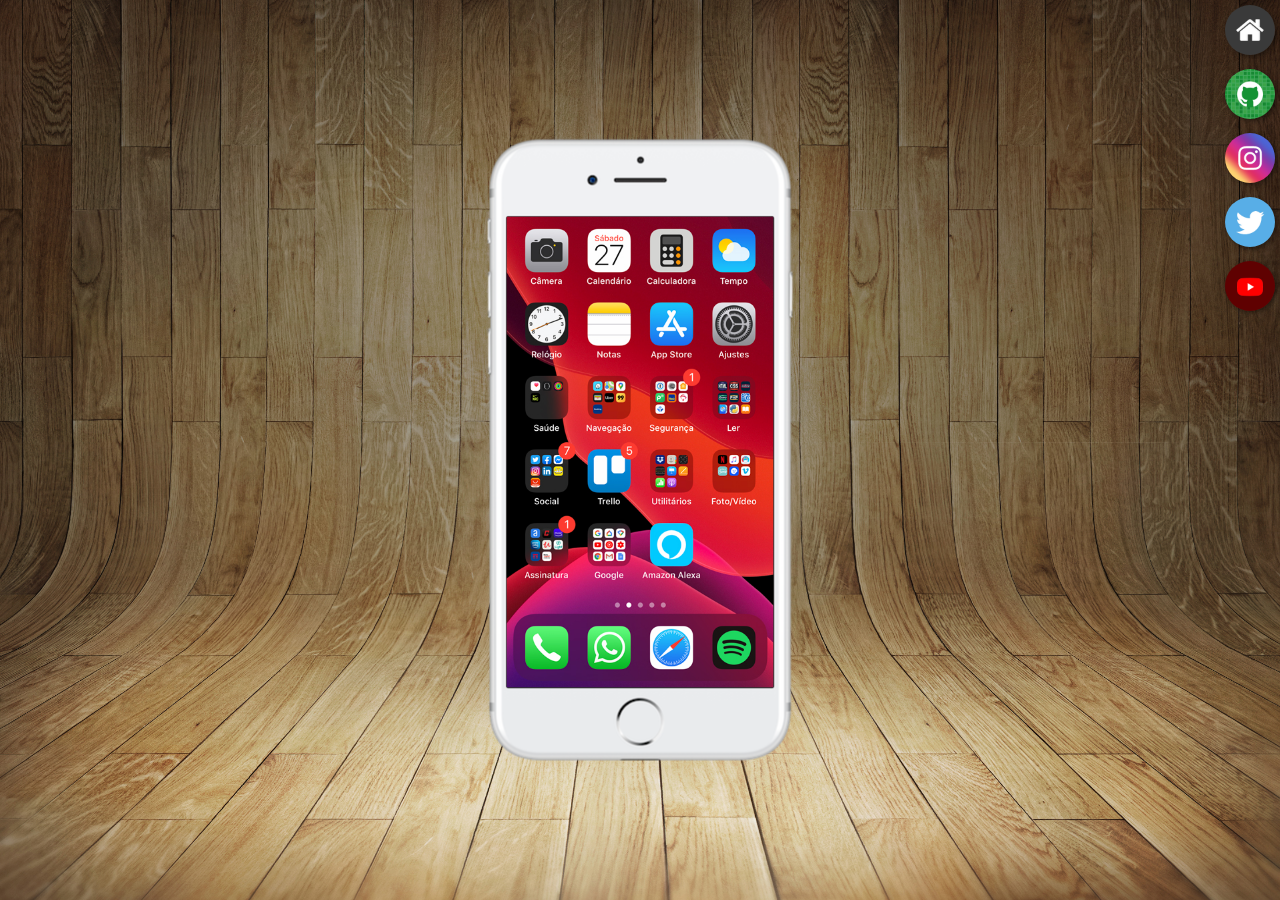
<file: index.html>
<!DOCTYPE html>
<html lang="pt-br">
<head>
  <meta charset="UTF-8">
  <meta name="viewport" content="width=device-width, initial-scale=1.0">
  <link rel="shortcut icon" href="favicon.ico" type="image/x-icon">
  <link rel="stylesheet" href="estilos/style.css">
  <title>Projeto Redes Sociais</title>
</head>
<body>
  <main>
    <section id="telefone">
      <iframe src="home.html" name="tela" id="tela" frameborder="0">
        Seu navegador não é compatível com isso.
      </iframe>
    </section>
    <section id="redes-sociais">
      <a href="home.html" target="tela"><img src="imagens/logo-home.jpg" alt="home"></a><br>
      <a href="github.html" target="tela"><img src="imagens/logo-github.jpg" alt="GitHub"></a><br>
      <a href="instagram.html" target="tela"><img src="imagens/logo-instagram.jpg" alt="Instagram"></a><br>
      <a href="twitter.html" target="tela"><img src="imagens/logo-twitter.jpg" alt="Twitter"></a><br>
      <a href="youtube.html" target="tela"><img src="imagens/logo-youtube.jpg" alt="Youtube"></a>
    </section>
  </main>
</body>
</html>
</file>
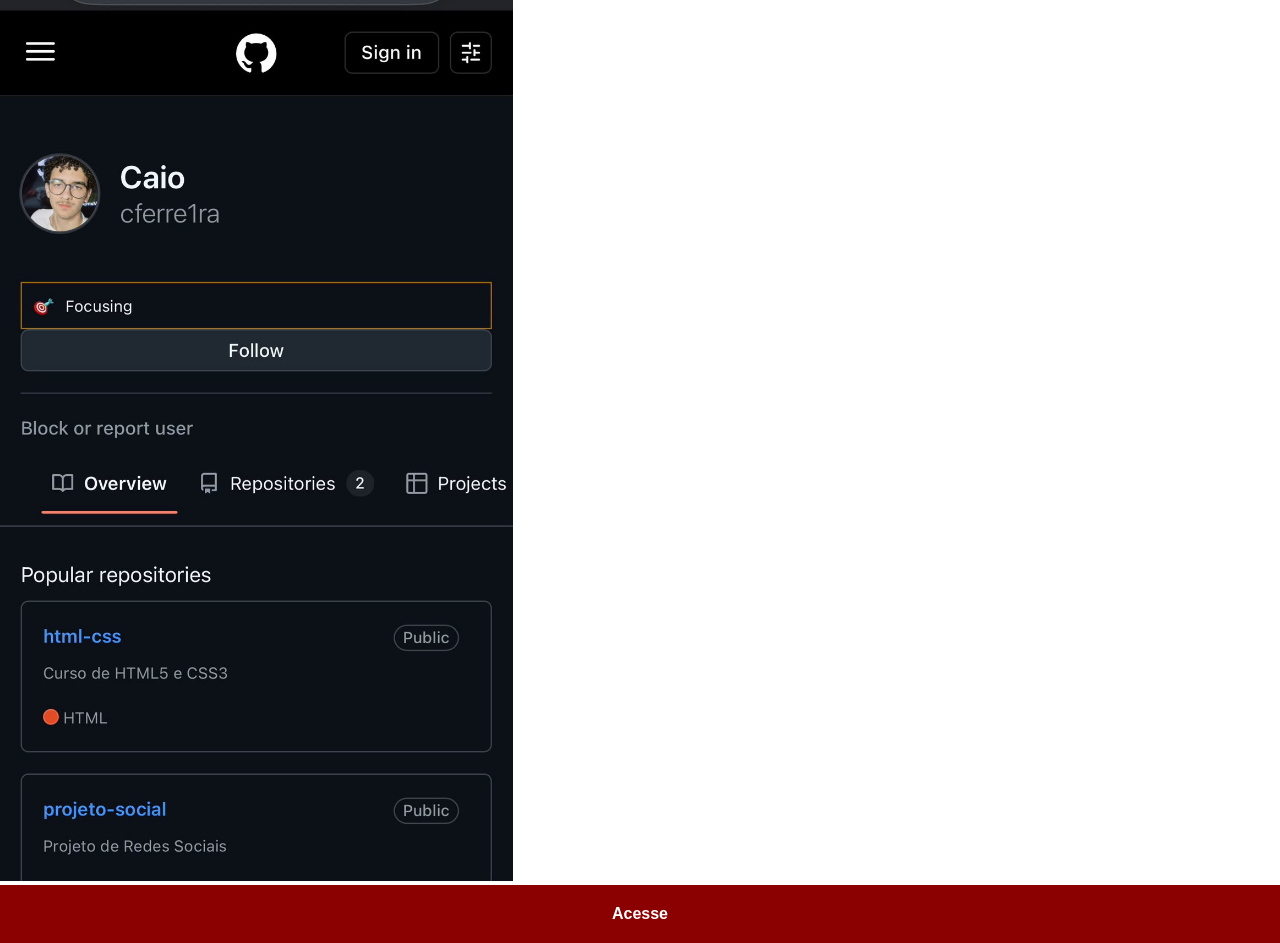
<file: github.html>
<!DOCTYPE html>
<html lang="pt-br">
<head>
  <meta charset="UTF-8">
  <meta name="viewport" content="width=device-width, initial-scale=1.0">
  <title>GitHub</title>
  <link rel="stylesheet" href="estilos/social.css">
</head>
<body>
  <img src="imagens/tela-github1.jpeg" alt="GitHub">
  <a href="https://github.com/cferre1ra" target="_blank">Acesse</a>
</body>
</html>
</file>
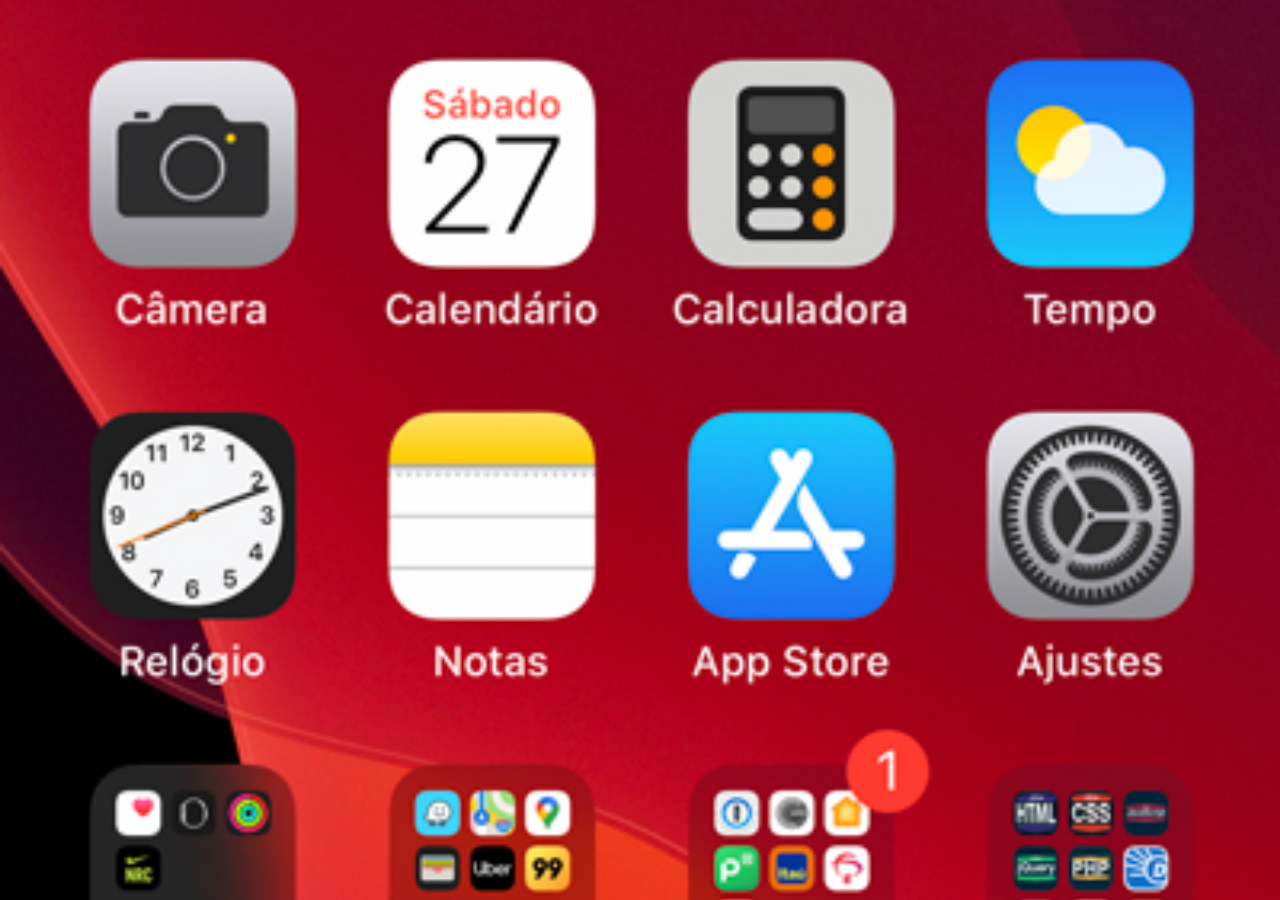
<file: home.html>
<!DOCTYPE html>
<html lang="pt-br">
<head>
  <meta charset="UTF-8">
  <meta name="viewport" content="width=device-width, initial-scale=1.0">
  <title>Document</title>
</head>
<style>
  * {
    margin: 0px;
    padding: 0px;
  }

  body {
    width: 100vw;
    height: 100vh;
    background: black url('imagens/tela-home.jpg')no-repeat top center;
    background-size: cover;
  }
</style>
<body>
  
</body>
</html>
</file>
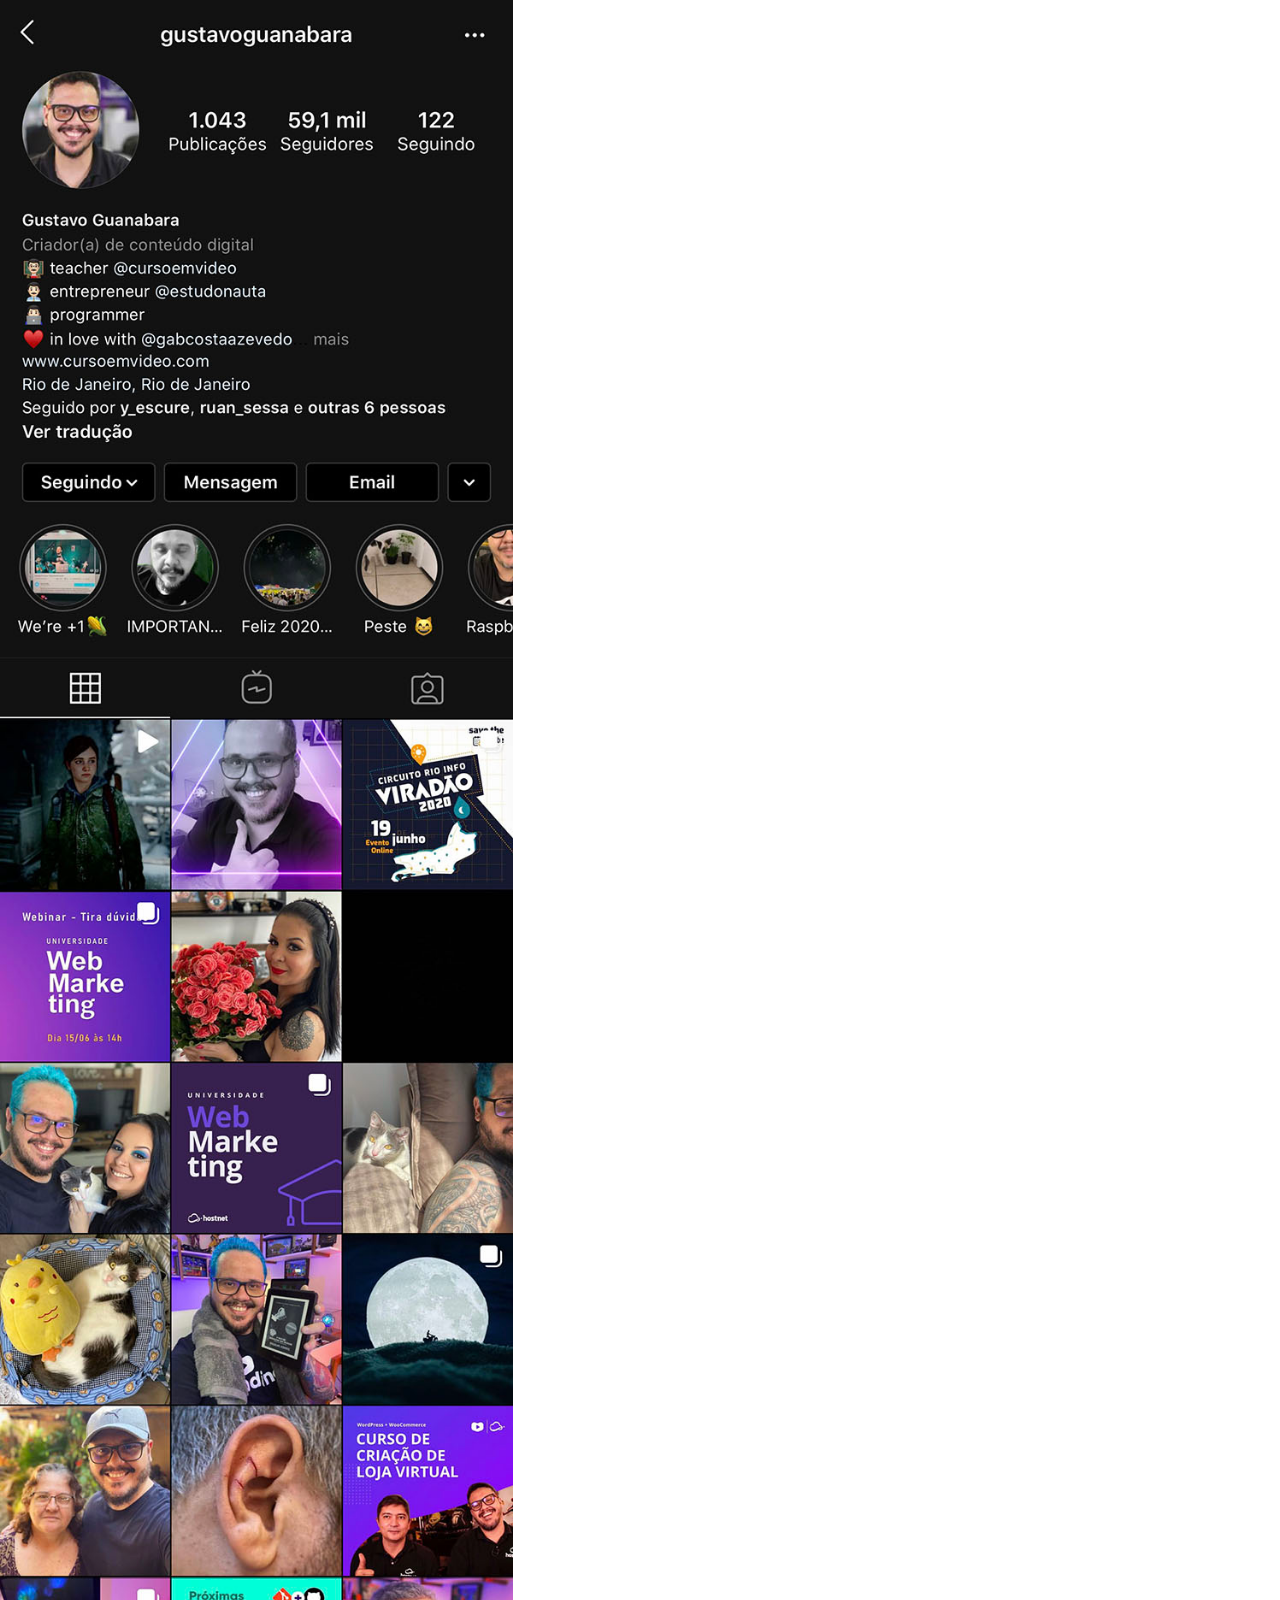
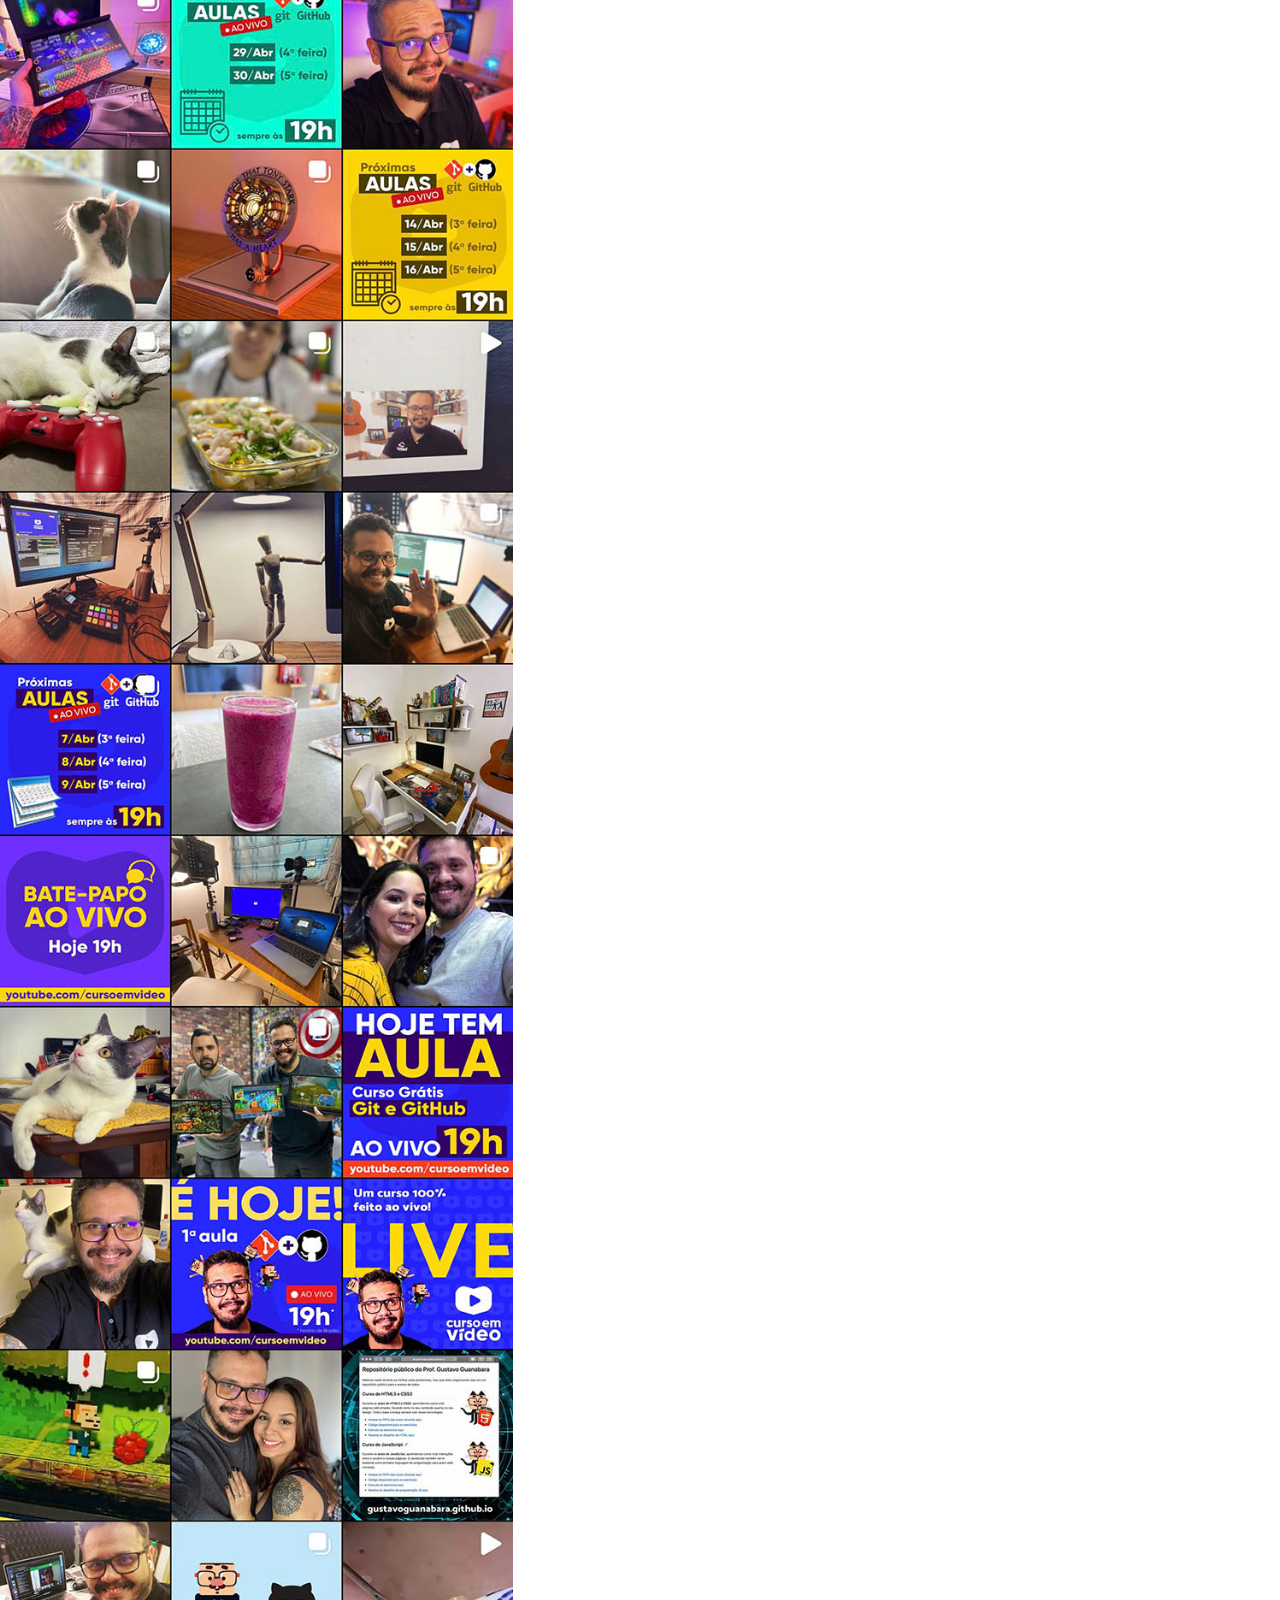
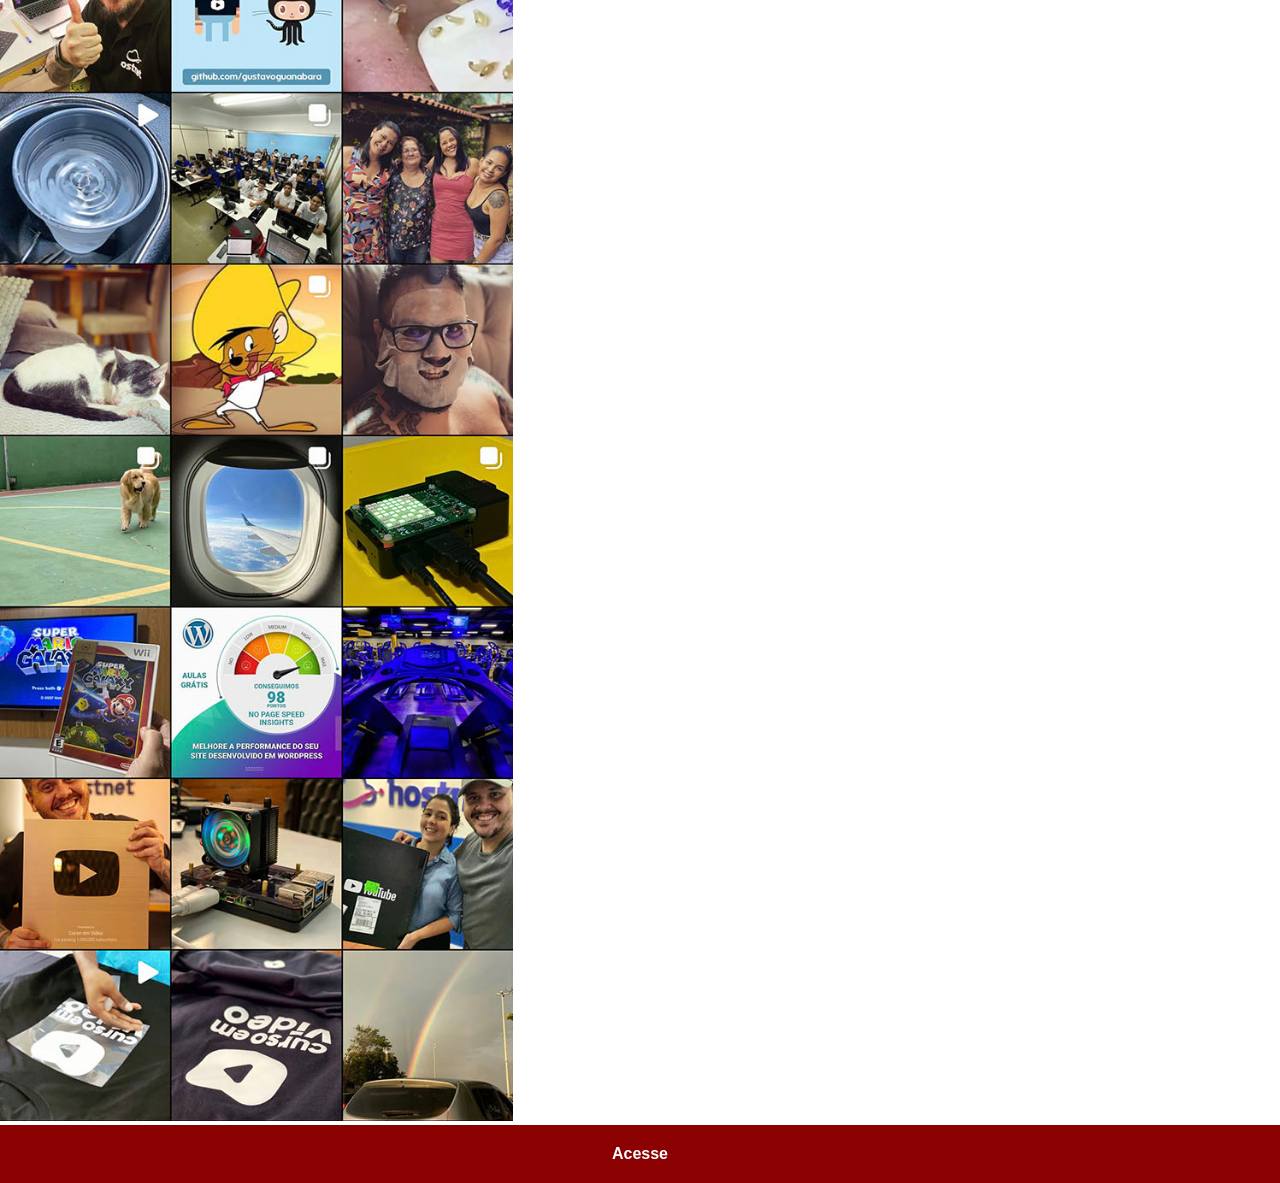
<file: instagram.html>
<!DOCTYPE html>
<html lang="pt-br">
<head>
  <meta charset="UTF-8">
  <meta name="viewport" content="width=device-width, initial-scale=1.0">
  <title>Instagram</title>
  <link rel="stylesheet" href="estilos/social.css">
</head>
<body>
  <img src="imagens/tela-instagram.jpg" alt="Instagram">
  <a href="https://www.instagram.com/gustavoguanabara/" target="_blank">Acesse</a>
</body>
</html>
</file>
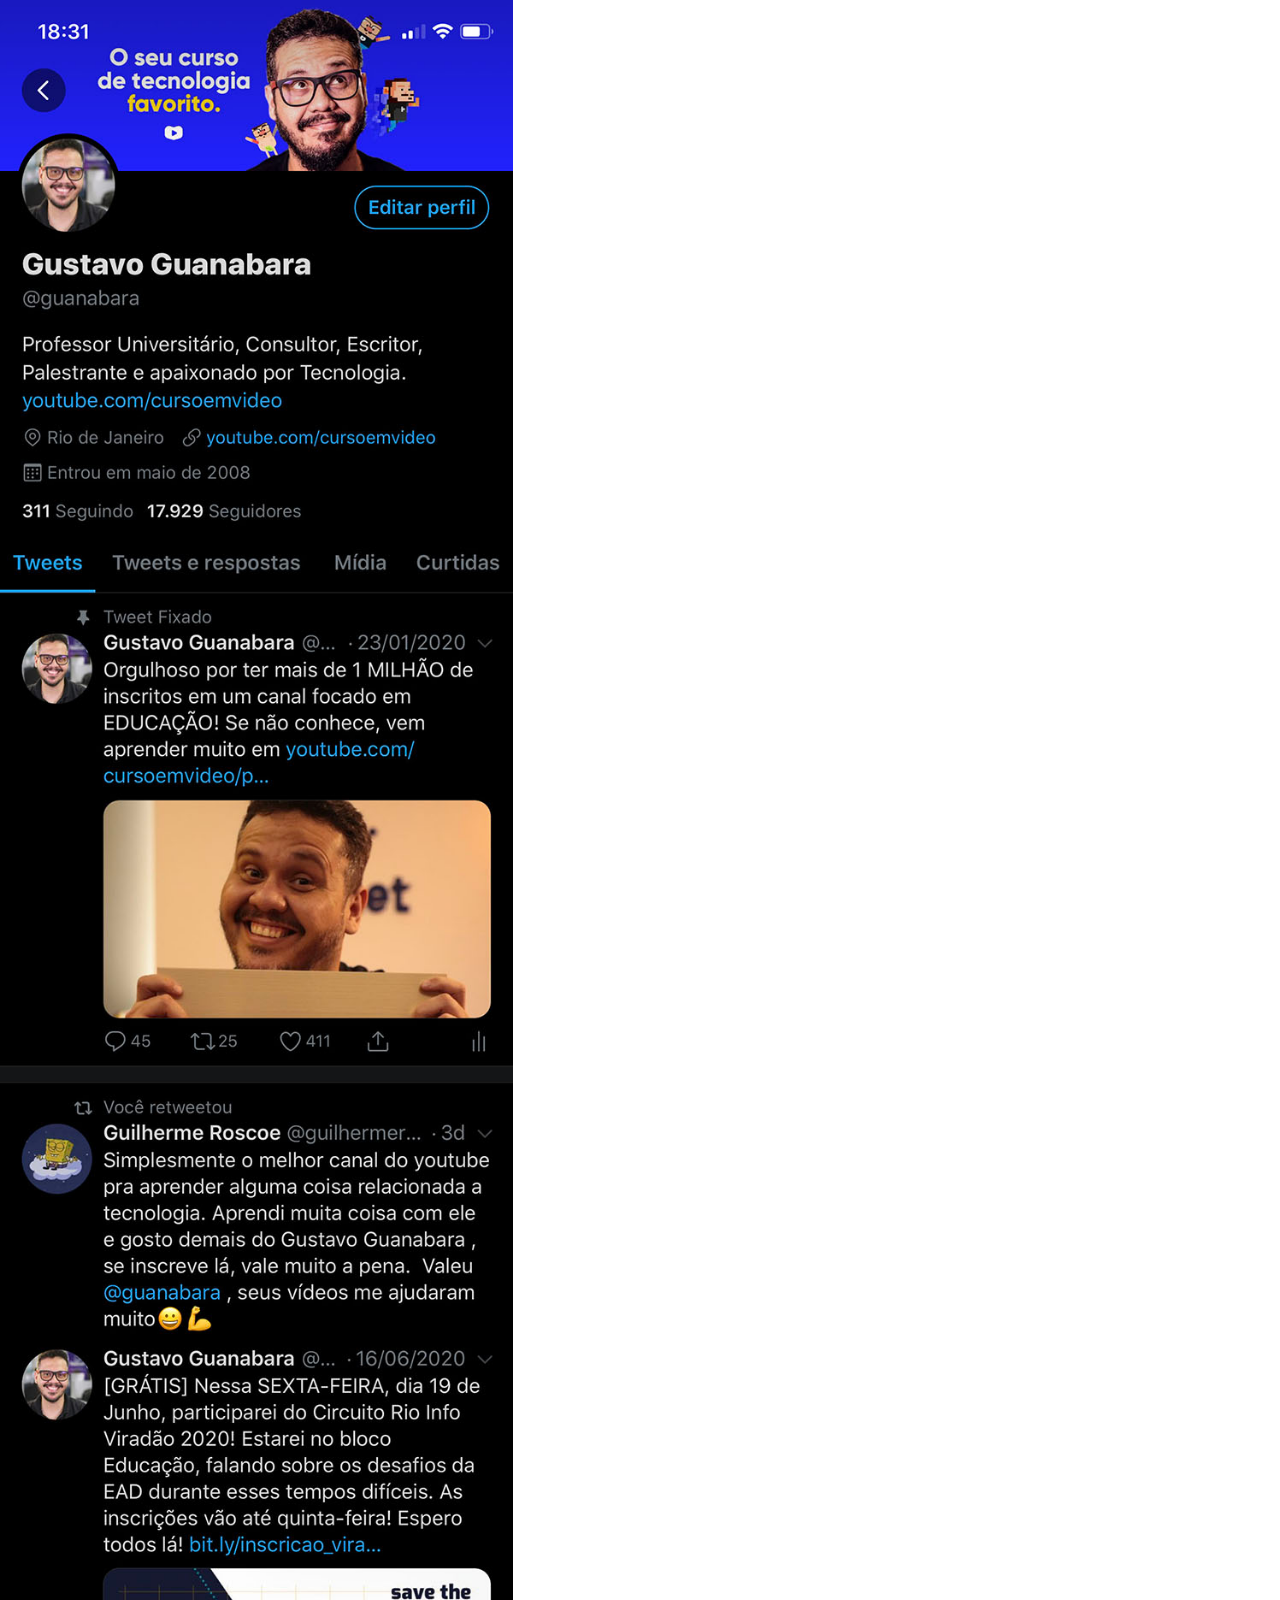
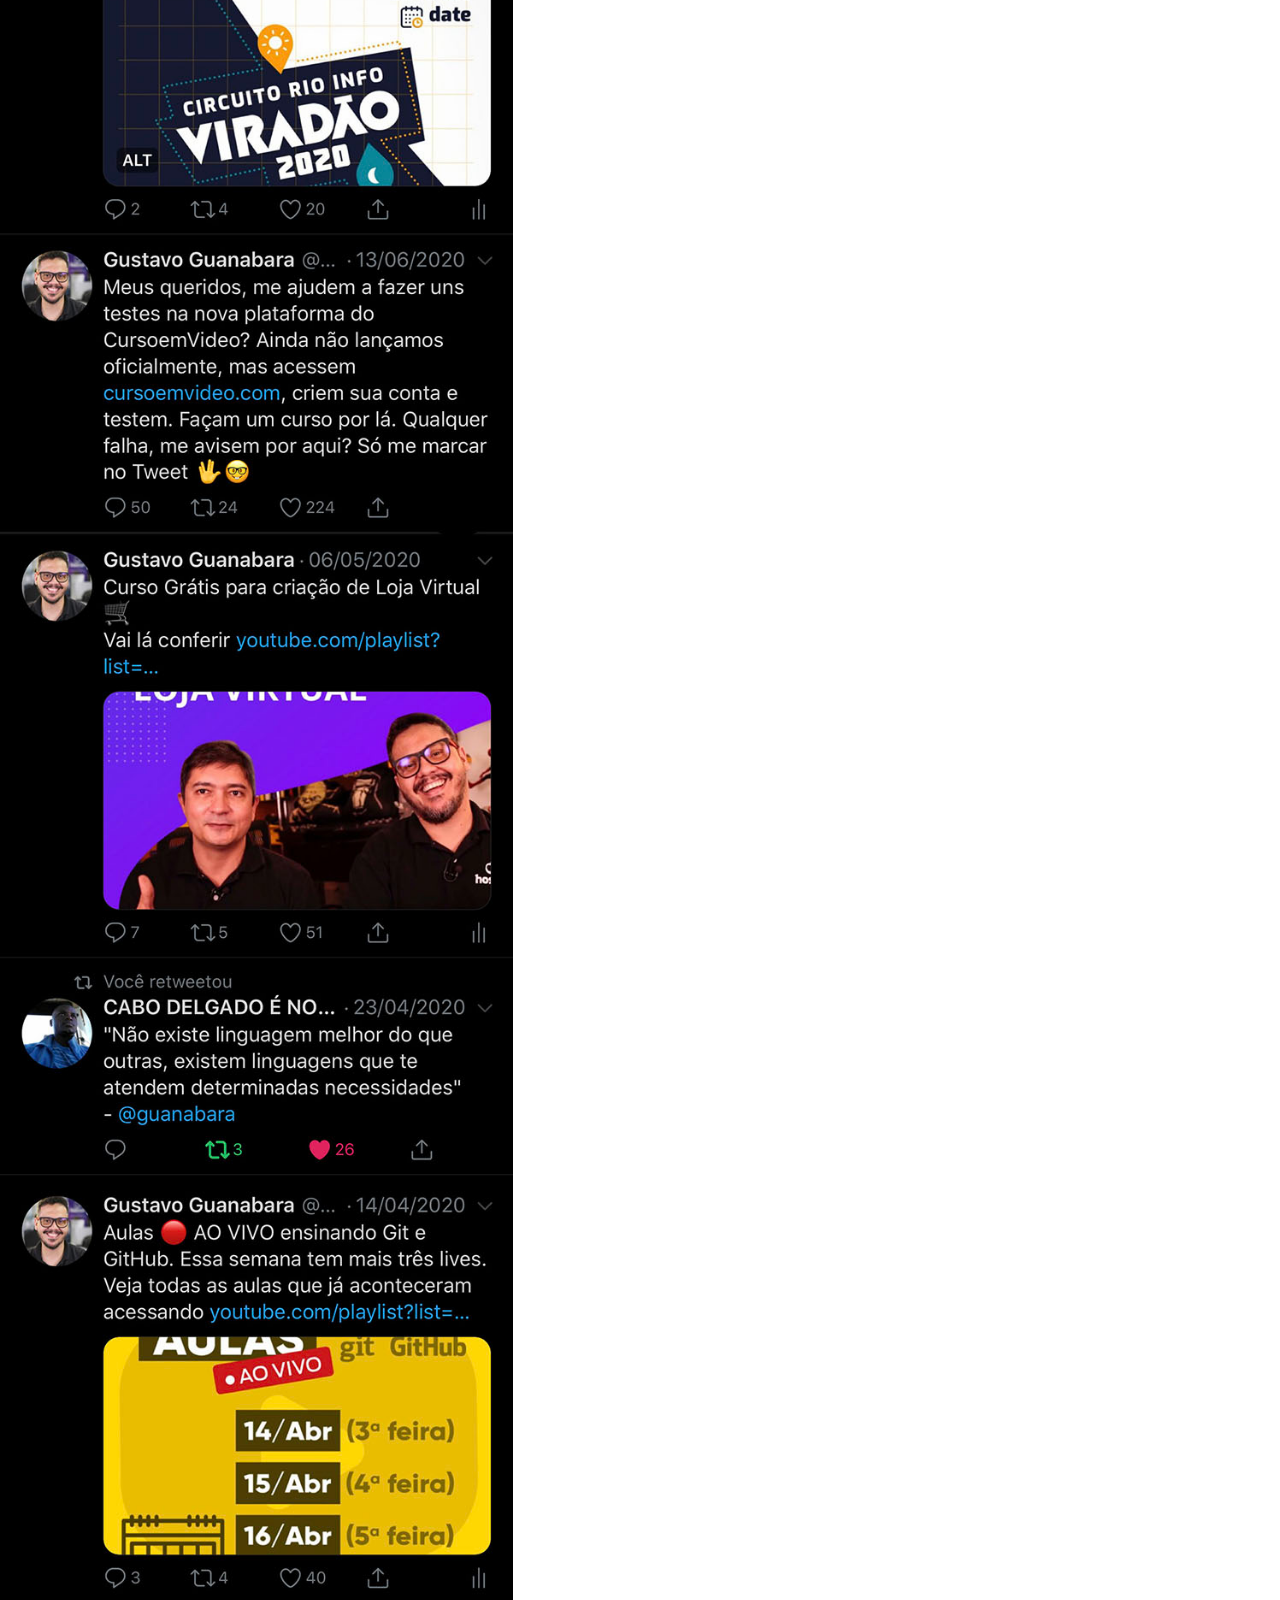
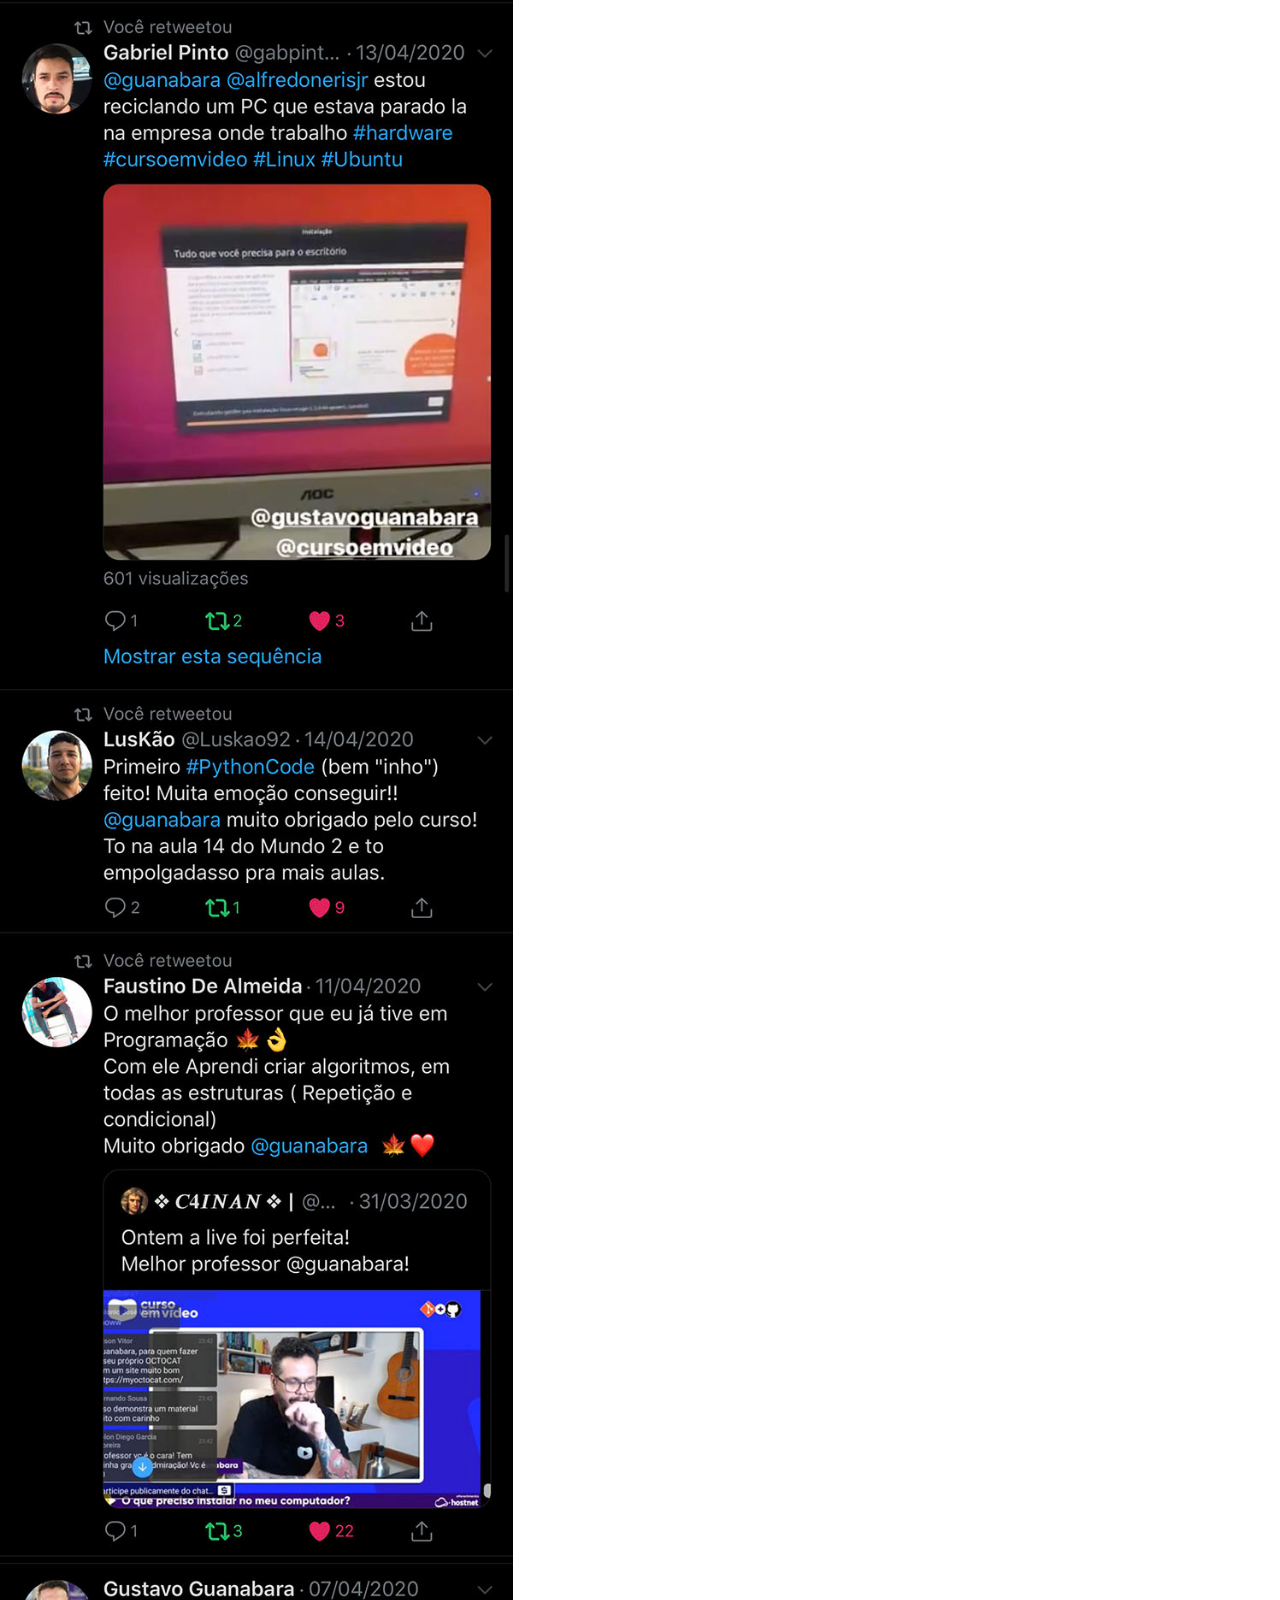
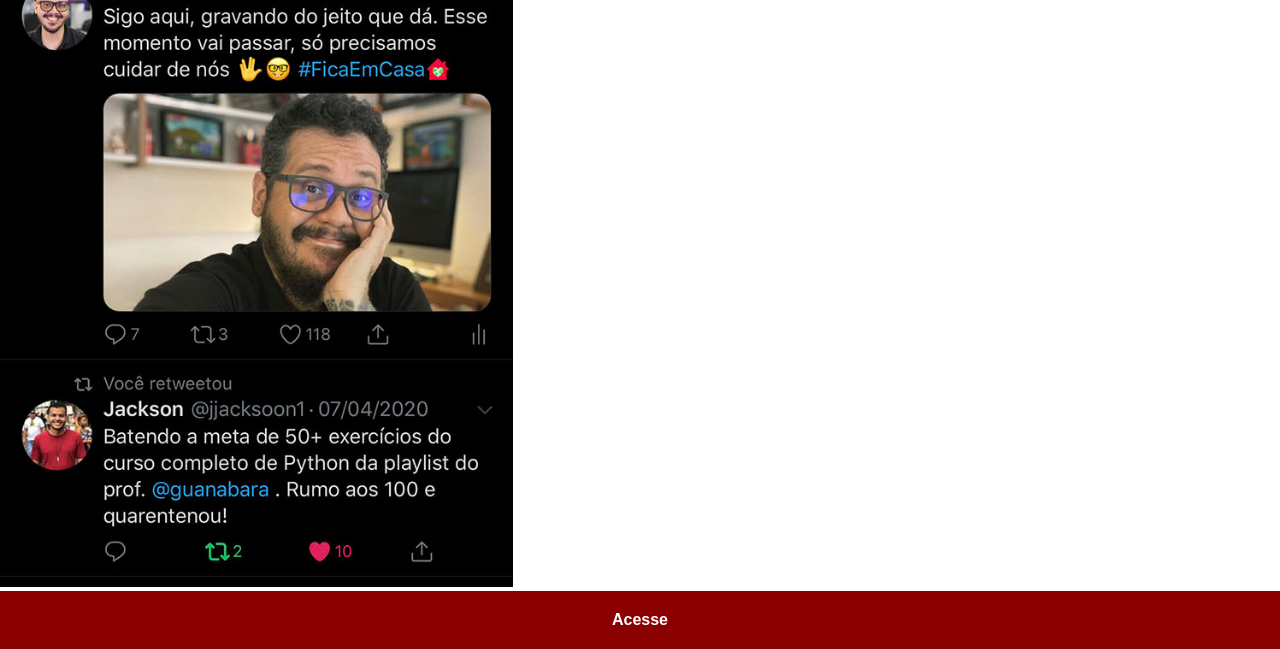
<file: twitter.html>
<!DOCTYPE html>
<html lang="pt-br">
<head>
  <meta charset="UTF-8">
  <meta name="viewport" content="width=device-width, initial-scale=1.0">
  <title>Twitter</title>
  <link rel="stylesheet" href="estilos/social.css">
</head>
<body>
  <img src="imagens/tela-twitter.jpg" alt="Twitter">
  <a href="https://twitter.com/gustavoguanabara" target="_blank">Acesse</a>
</body>
</html>
</file>
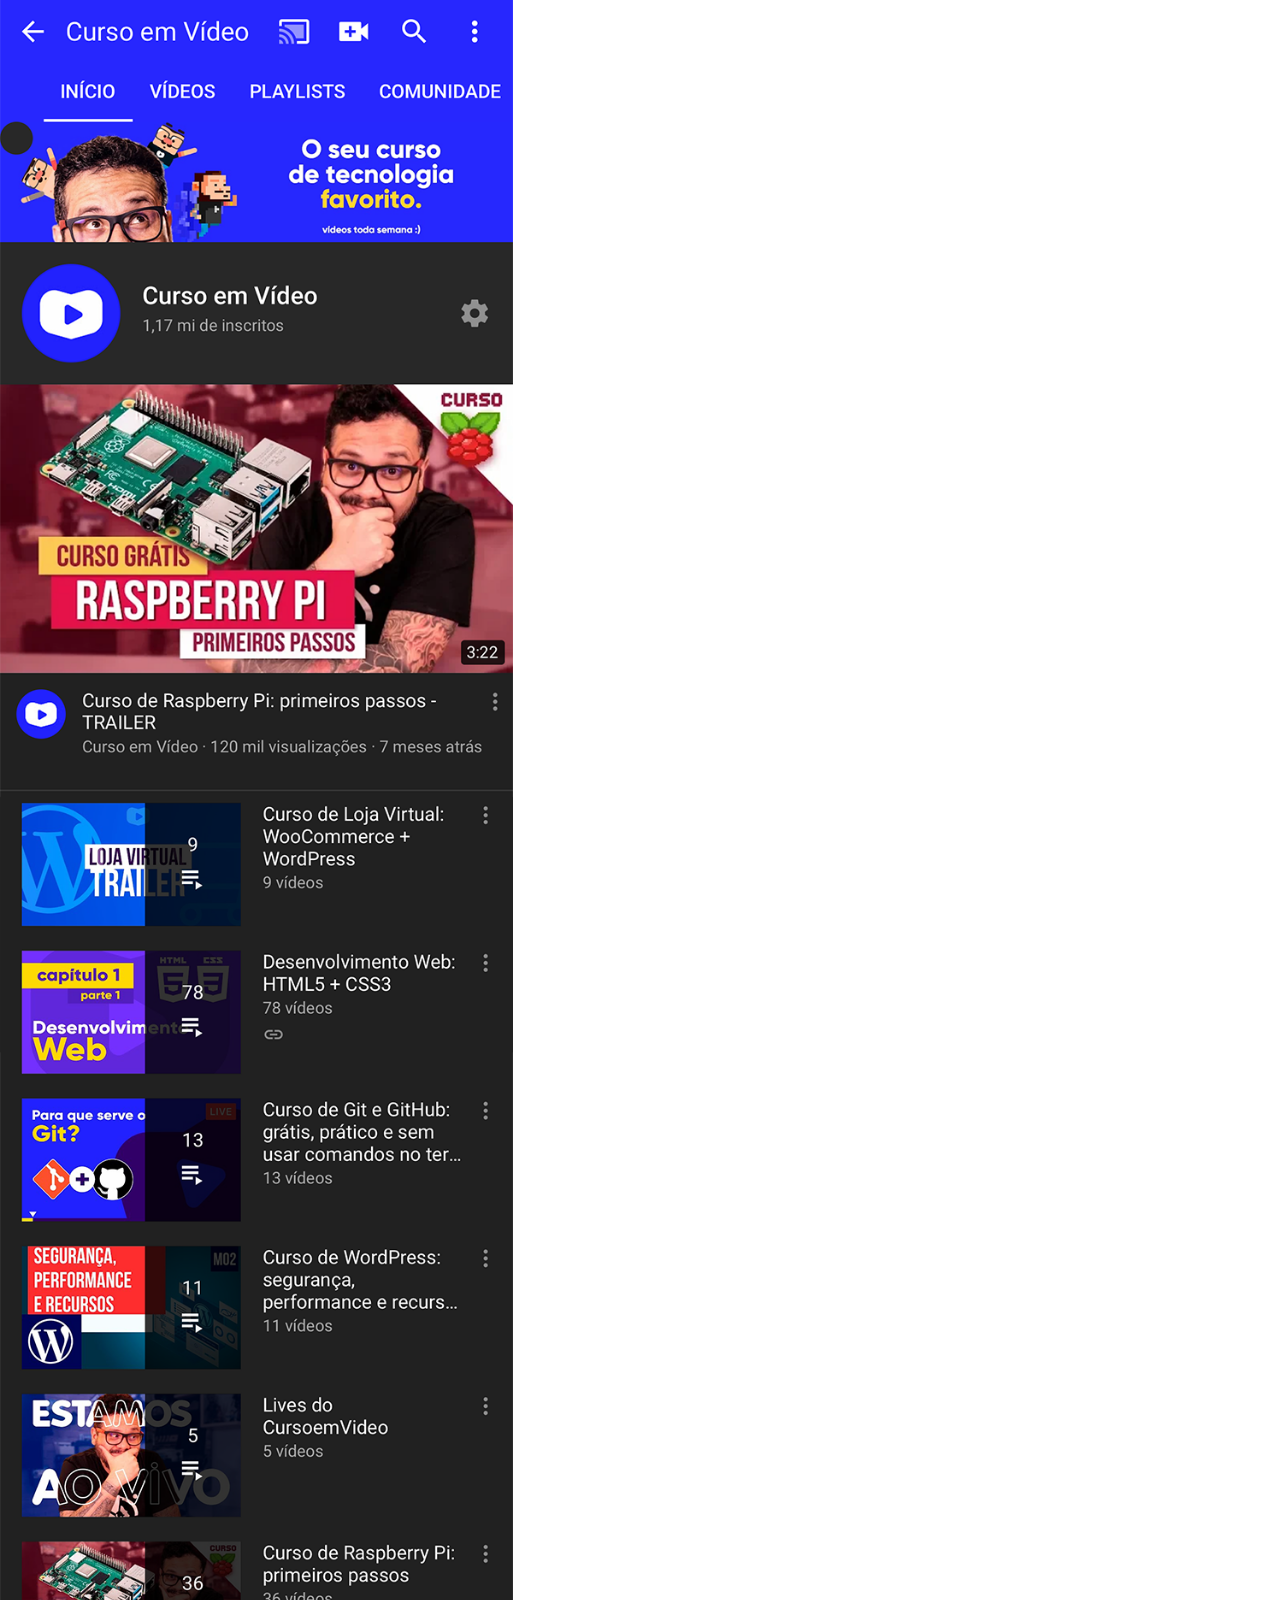
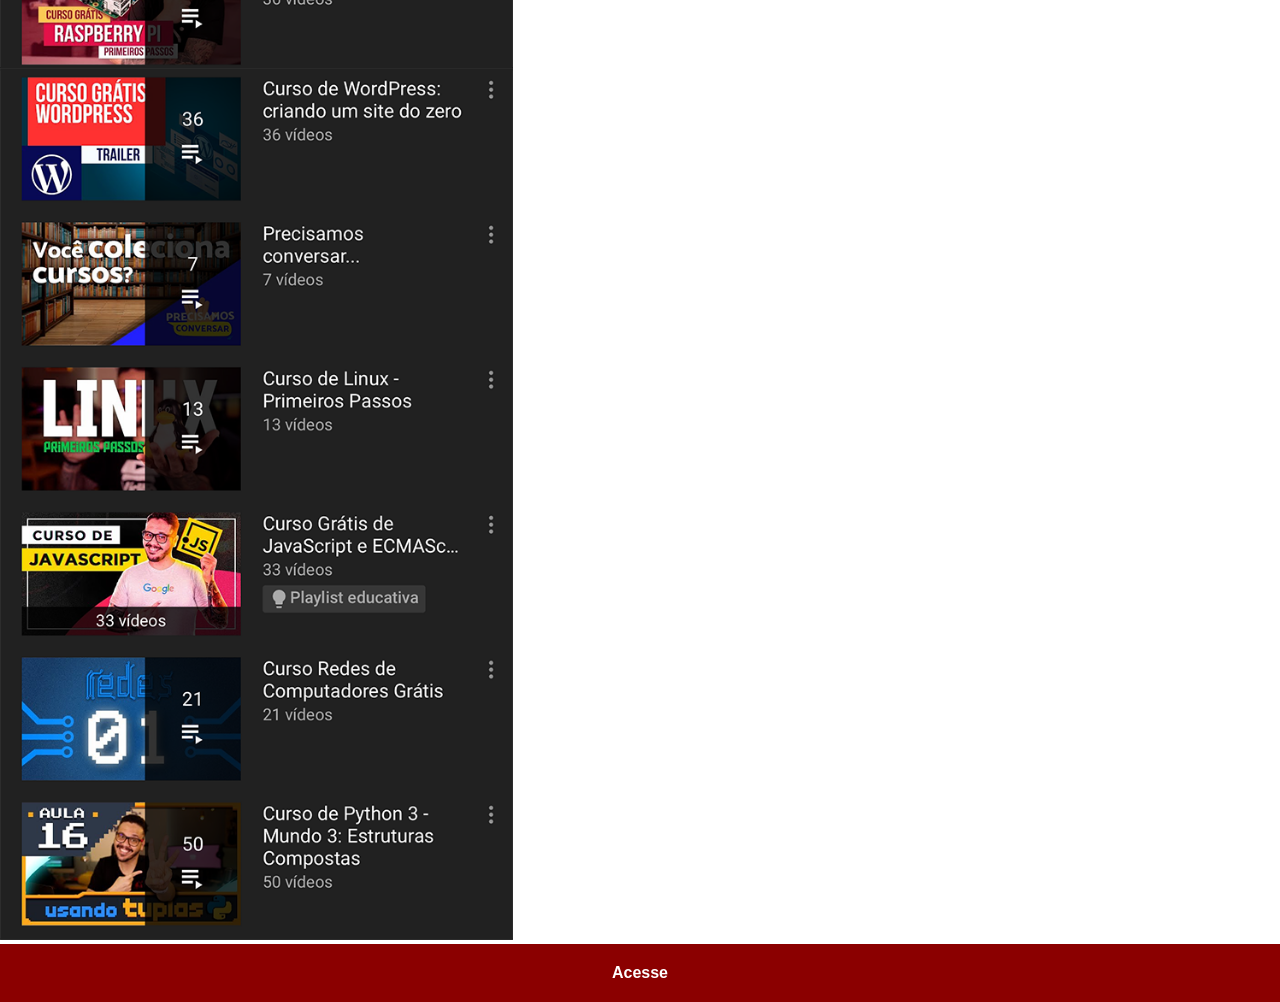
<file: youtube.html>
<!DOCTYPE html>
<html lang="pt-br">
<head>
  <meta charset="UTF-8">
  <meta name="viewport" content="width=device-width, initial-scale=1.0">
  <title>Youtube</title>
  <link rel="stylesheet" href="estilos/social.css">
</head>
<body>
  <img src="imagens/tela-youtube.png" alt="Youtube">
  <a href="https://www.youtube.com/@cursoemvideo/playlists" target="_blank">Acesse</a>
</body>
</html>
</file>
<file: estilos/style.css>
@charset "UTF'-8";

* {
  margin: 0;
  padding: 0;
  font-family: Arial, Helvetica, sans-serif;
}

html, body {
  height: 100vh;
  width: 100vw;
  background-color: black;
}

body {
  background: url(../imagens/fundo-madeira.jpg) no-repeat top center;
  background-size: cover;
  background-attachment: fixed;
}

main {
  height: 100vh;
  position: relative;;
}

section#telefone {
  position: absolute;
  top: 50%;
  left: 50%;
  transform: translate(-50%, -50%);
  height: 627px;
  width: 311px;
  background: url('../imagens/frame-iphone.png') no-repeat;
}

iframe#tela {
  position: absolute;
  top: 80px;
  left: 22px;
  width: 267px;
  height: 471px;
}

section#redes-sociais {
  text-align: right;
}

section#redes-sociais  img {
  width: 50px;
  margin: 5px;
  border-radius: 50%;
  box-shadow: 2px 2px 5px rgba(0, 0, 0, 0.400);
  box-sizing: border-box;
}

section#redes-sociais  img:hover {
 border: 2px solid hsla(0, 0%, 100%, 0.685);
 transform: translate(-3px, -3px);
 box-shadow: 5px 5px 10px rgba(0, 0, 0, 0.400);
transition: transform .3s, border 1s;
}
</file>
<file: estilos/social.css>
@charset "UTF-8";

*{
      margin: 0px;
      padding: 0px;
      font-family: Arial, Helvetica, sans-serif;
    }

    ::-webkit-scrollbar {
      width: 0px;
      height: 0px;
    }

    img {
      width: 57vh;

    }

    a {
      display: block;
      background-color: darkred;
      padding: 20px;
      text-align: center;
      font-weight: bolder;
      text-decoration: none;
      color: white;
    }
</file>
